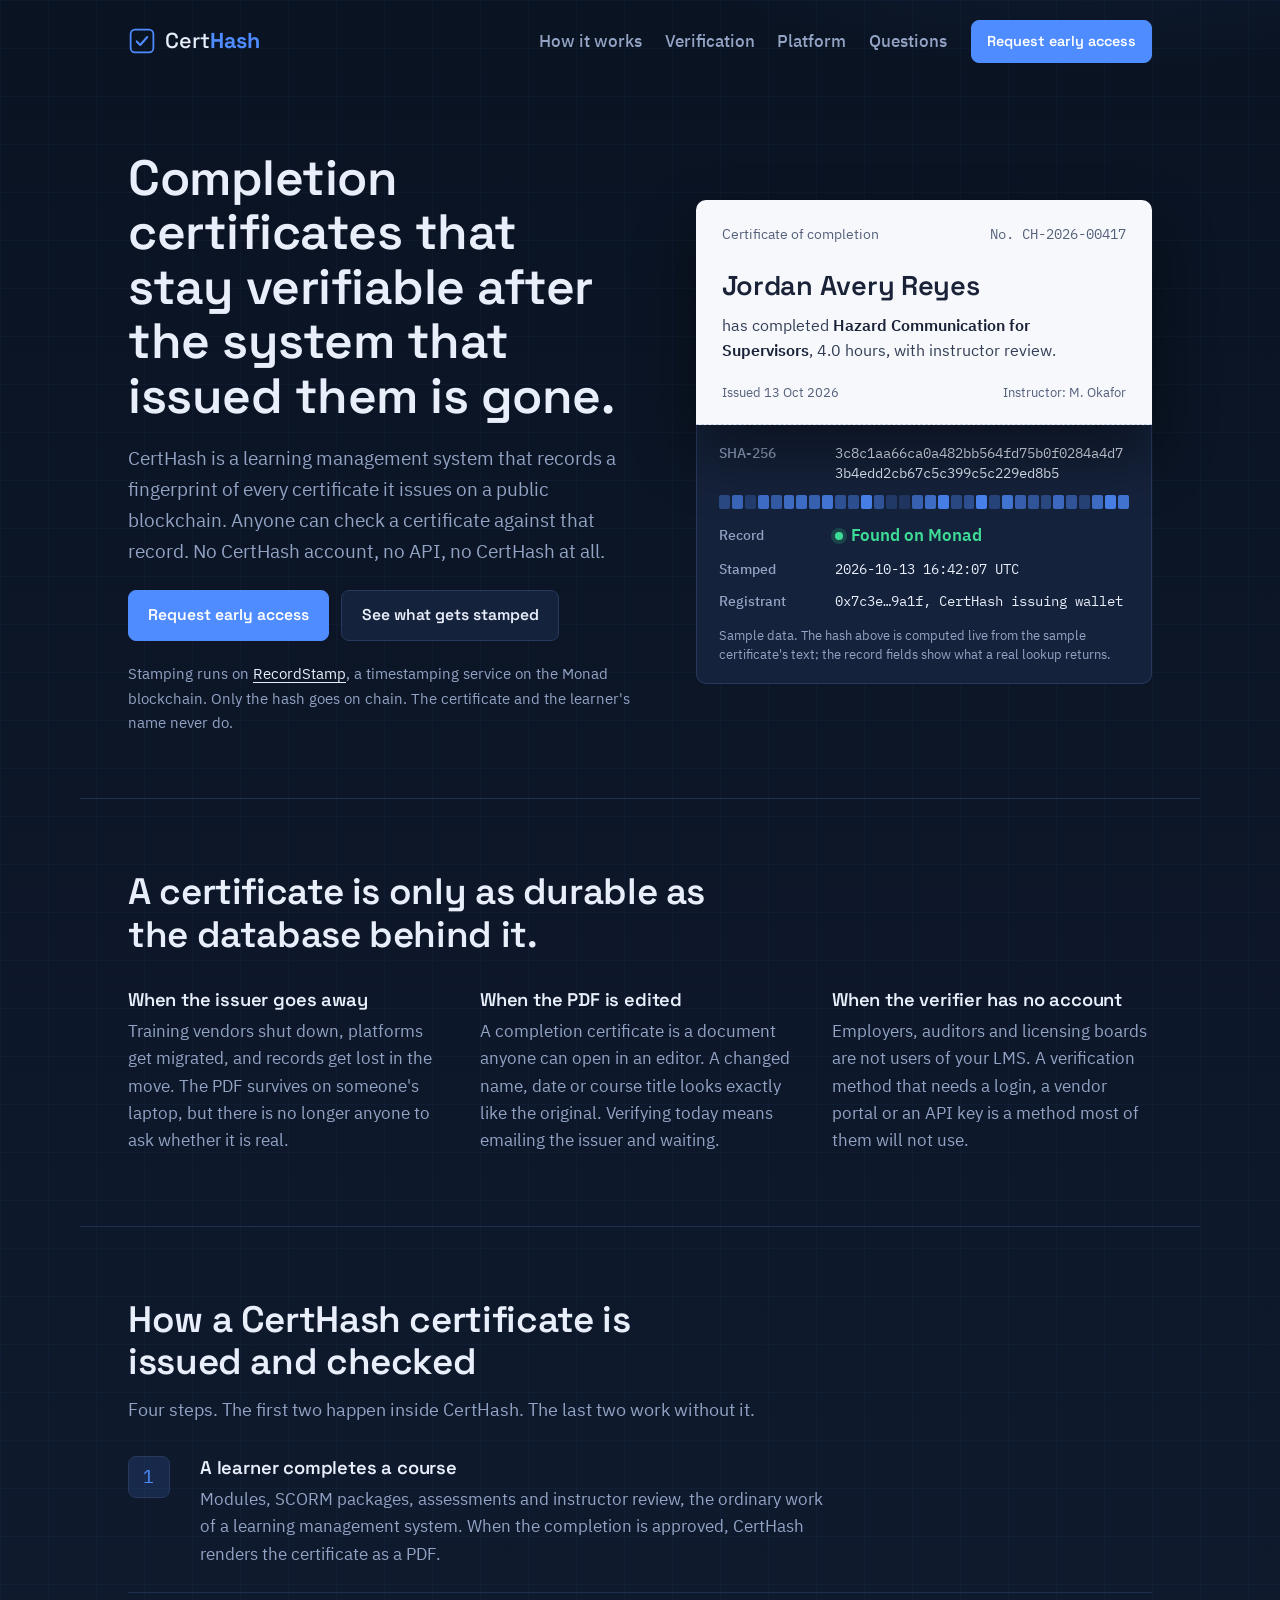
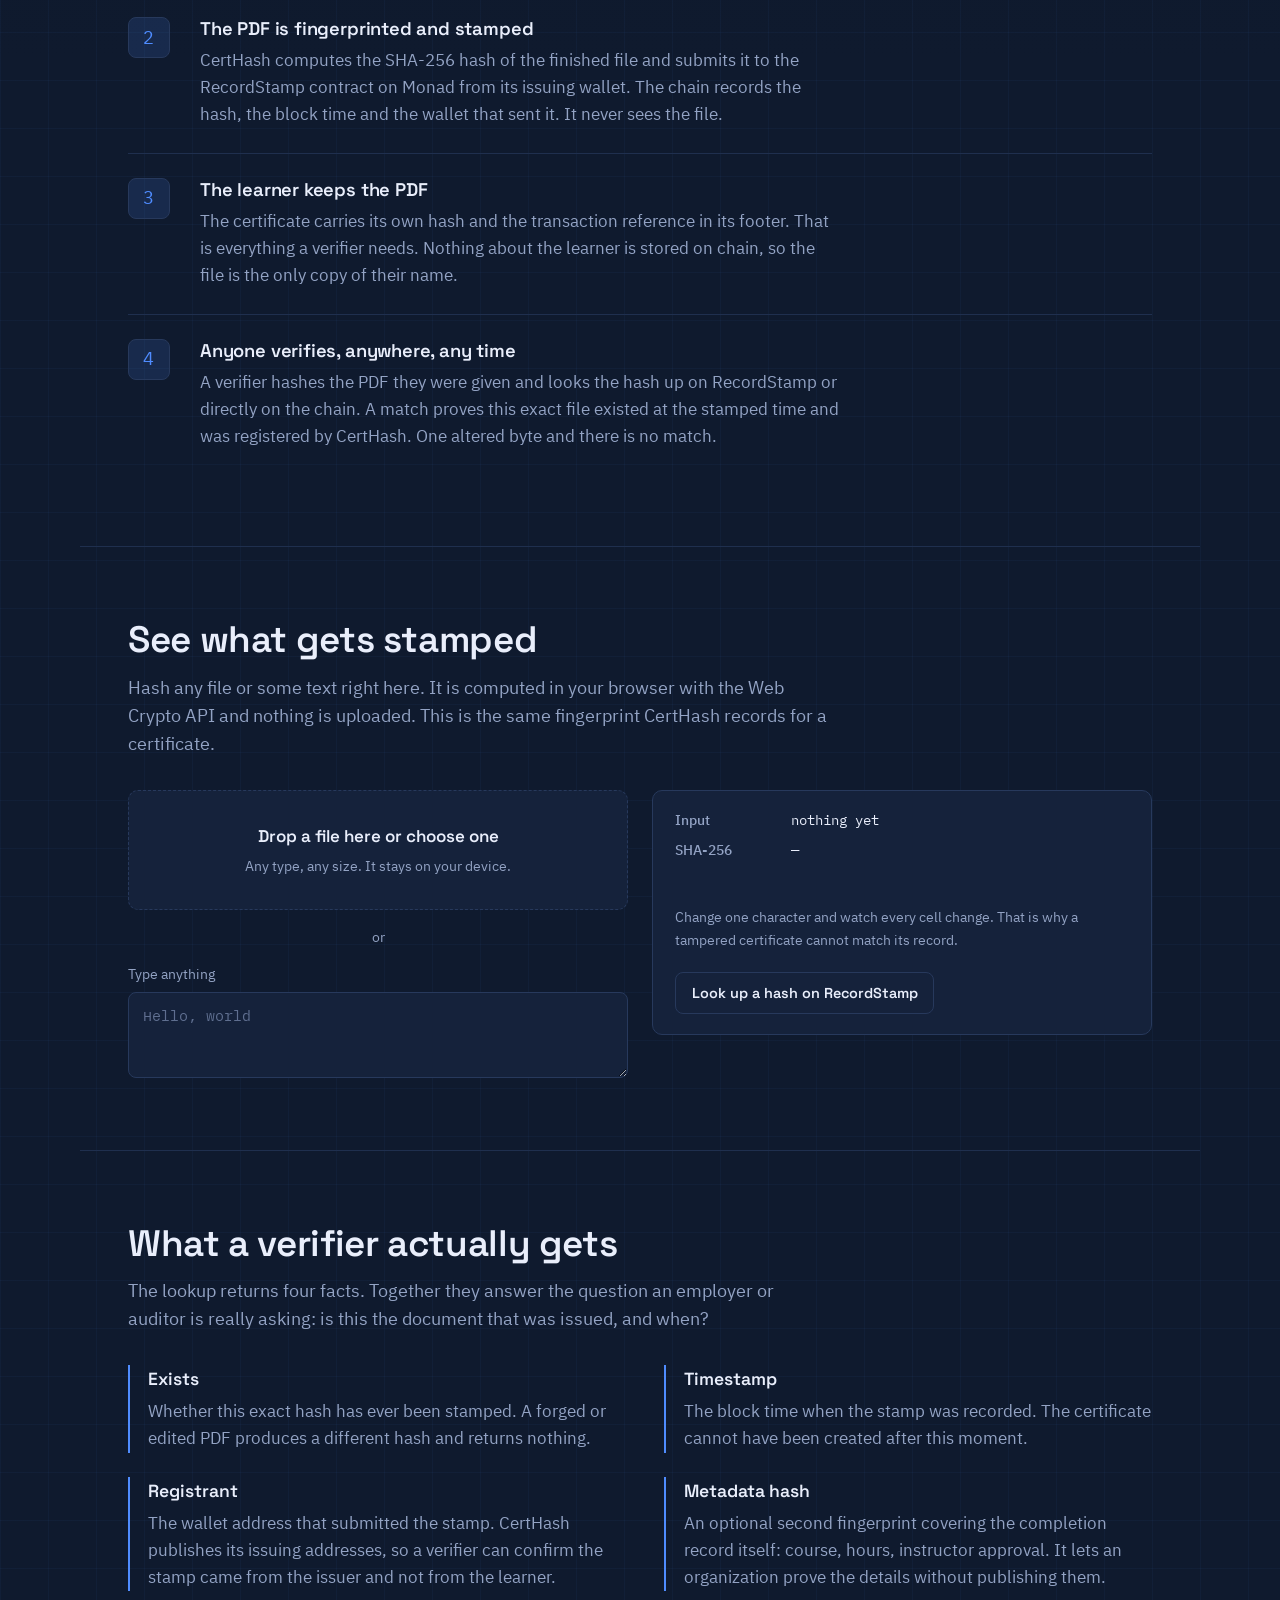
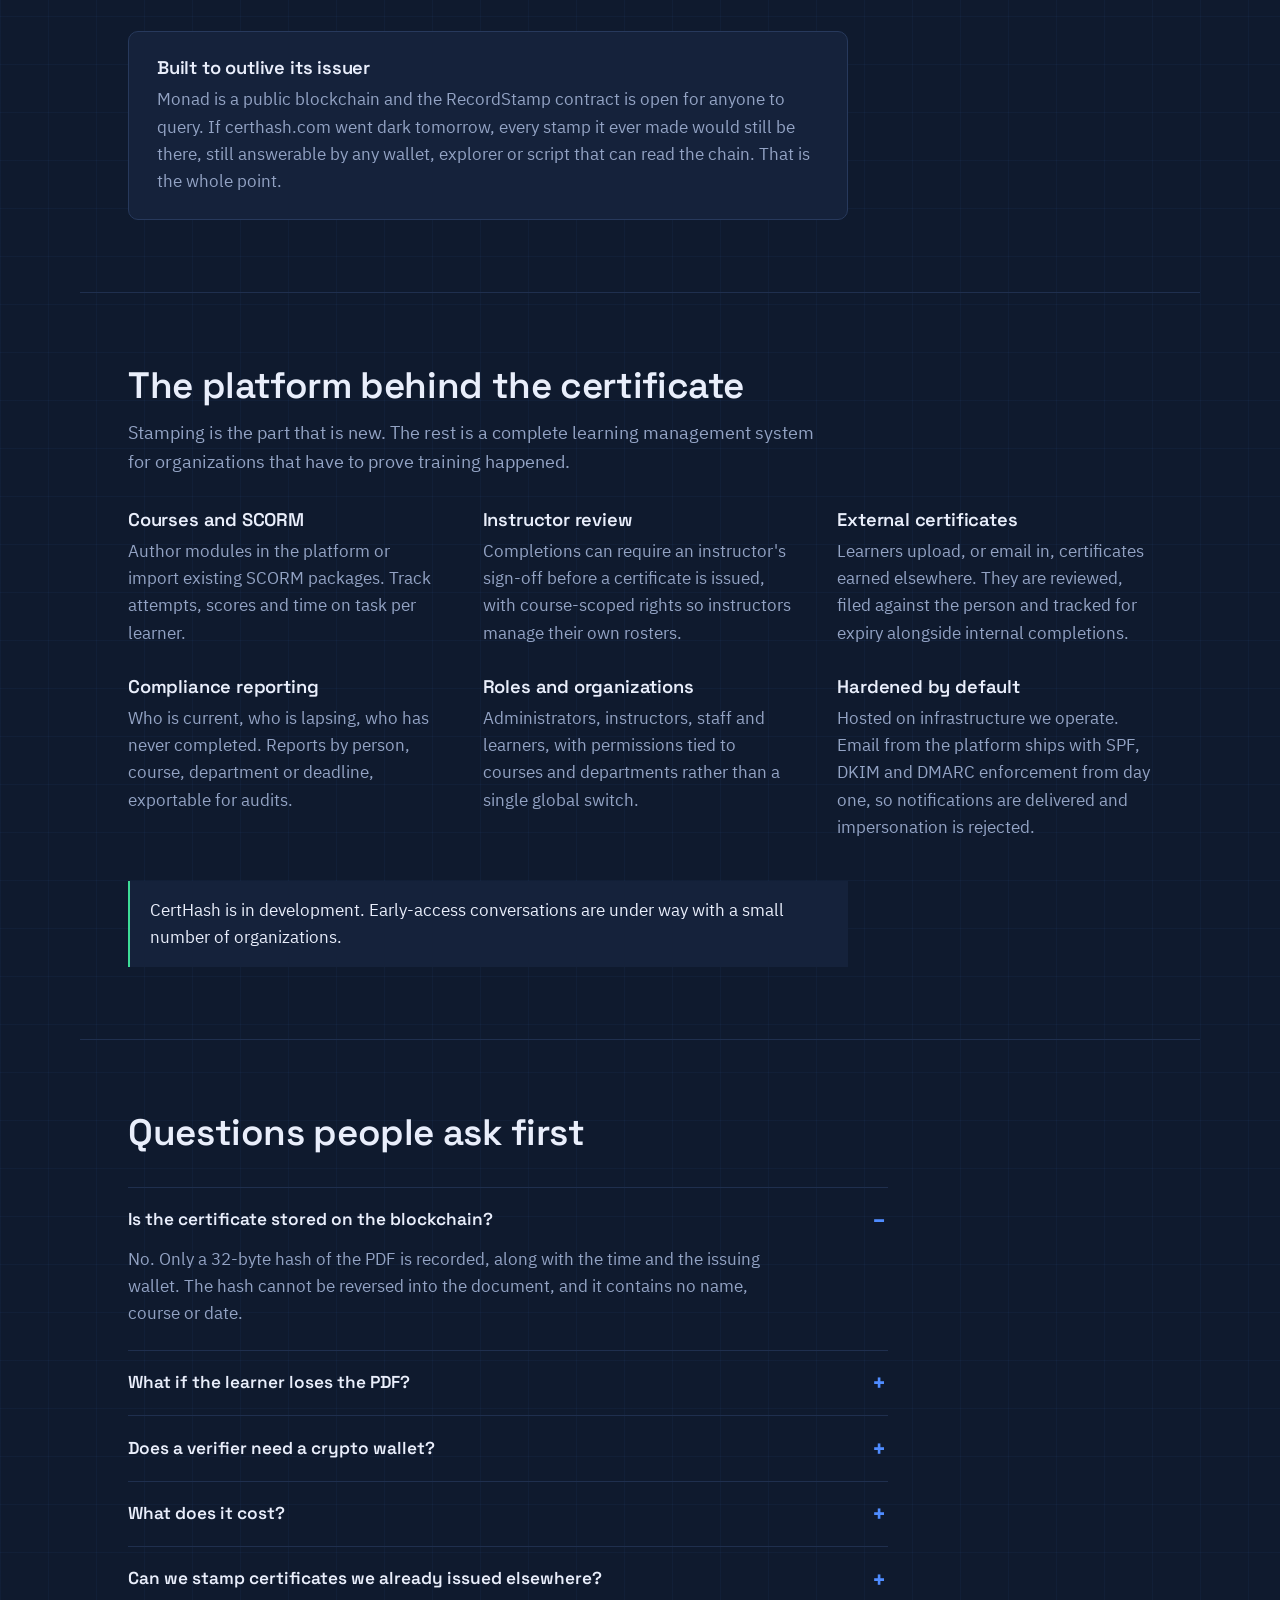
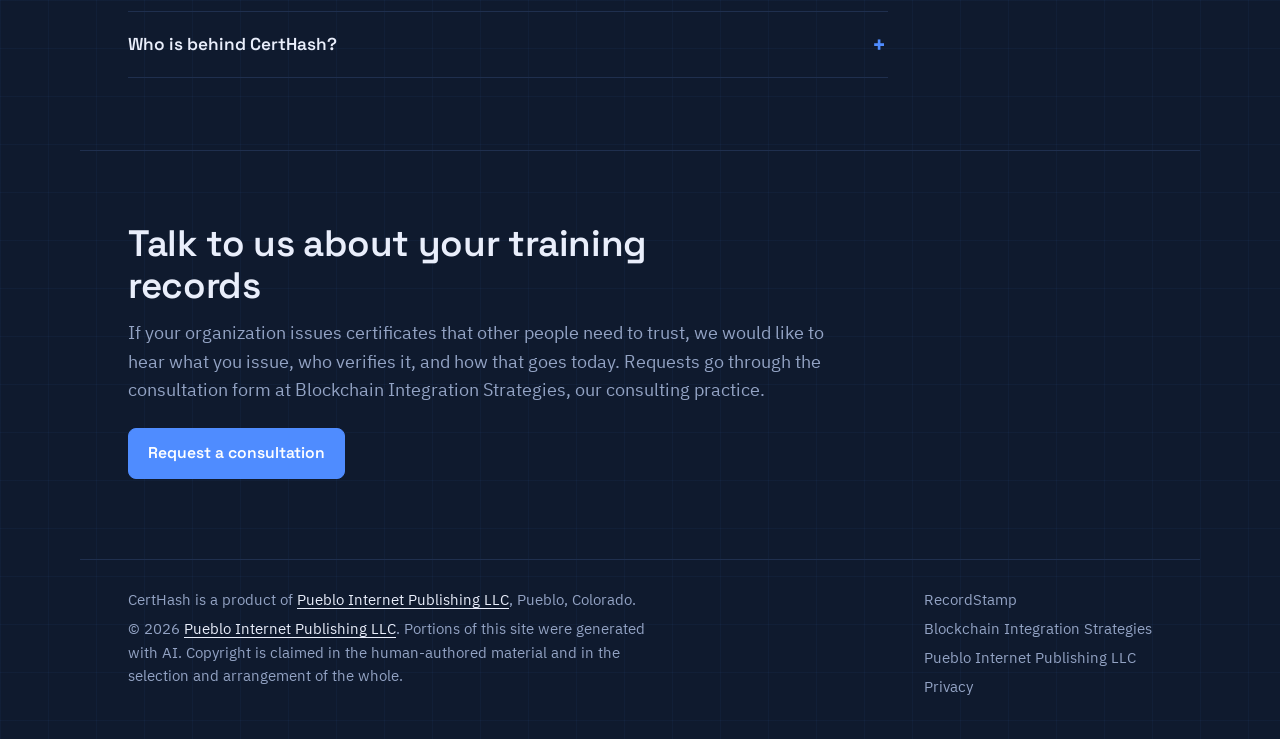
<file: index.html>
<!doctype html>
<html lang="en">
<head>
  <meta charset="utf-8">
  <meta name="viewport" content="width=device-width, initial-scale=1">
  <title>CertHash</title>
  <meta name="description" content="CertHash is a learning management system whose completion certificates stay verifiable on a public blockchain, even if the system that issued them is gone.">
  <link rel="canonical" href="https://certhash.com/">
  <link rel="icon" href="favicon.svg" type="image/svg+xml">
  <link rel="icon" href="favicon-32x32.png" sizes="32x32" type="image/png">
  <link rel="icon" href="favicon-16x16.png" sizes="16x16" type="image/png">
  <link rel="apple-touch-icon" href="apple-touch-icon.png">
  <meta property="og:type" content="website">
  <meta property="og:title" content="CertHash">
  <meta property="og:description" content="Completion certificates that stay verifiable after the system that issued them is gone.">
  <meta property="og:url" content="https://certhash.com/">
  <meta property="og:image" content="https://certhash.com/og-image.png">
  <meta name="twitter:card" content="summary_large_image">
  <link rel="stylesheet" href="/fonts/fonts.css?v=ae395d9d2b">
  <link rel="stylesheet" href="styles.css">
</head>
<body>
  <a class="skip" href="#how">Skip to how it works</a>

  <header class="masthead">
    <a class="wordmark" href="/" aria-label="CertHash home">
      <svg class="mark" viewBox="0 0 32 32" aria-hidden="true">
        <rect x="3" y="3" width="26" height="26" rx="5" fill="none" stroke="currentColor" stroke-width="2"/>
        <path d="M10 16.5l4 4 8-9" fill="none" stroke="currentColor" stroke-width="2.4" stroke-linecap="round" stroke-linejoin="round"/>
      </svg>
      <span>Cert<b>Hash</b></span>
    </a>
    <nav class="menu" aria-label="Site">
      <a href="#how">How it works</a>
      <a href="#verify">Verification</a>
      <a href="#platform">Platform</a>
      <a href="#faq">Questions</a>
    </nav>
    <a class="button primary small" href="https://blockchainintegrationstrategies.com/#contact">Request early access</a>
  </header>

  <main>
    <!-- Hero -->
    <section class="hero">
      <div class="hero-copy">
        <h1>Completion certificates that stay verifiable after the system that issued them is gone.</h1>
        <p class="lede">CertHash is a learning management system that records a fingerprint of every certificate it issues on a public blockchain. Anyone can check a certificate against that record. No CertHash account, no API, no CertHash at all.</p>
        <div class="actions">
          <a class="button primary" href="https://blockchainintegrationstrategies.com/#contact">Request early access</a>
          <a class="button" href="#demo">See what gets stamped</a>
        </div>
        <p class="fine">Stamping runs on <a href="https://recordstamp.com" rel="noopener">RecordStamp</a>, a timestamping service on the Monad blockchain. Only the hash goes on chain. The certificate and the learner's name never do.</p>
      </div>

      <figure class="instrument" aria-label="A sample certificate with its hash and a verification result">
        <div class="certificate" id="sample-cert">
          <div class="cert-head">
            <span class="cert-issuer">Certificate of completion</span>
            <span class="cert-serial">No. CH-2026-00417</span>
          </div>
          <p class="cert-name">Jordan Avery Reyes</p>
          <p class="cert-course">has completed <em>Hazard Communication for Supervisors</em>, 4.0 hours, with instructor review.</p>
          <div class="cert-foot">
            <span>Issued 13 Oct 2026</span>
            <span>Instructor: M. Okafor</span>
          </div>
        </div>
        <div class="readout">
          <div class="readout-row">
            <span class="k">SHA-256</span>
            <code class="v hash" id="sample-hash" aria-live="polite">computing…</code>
          </div>
          <div class="fingerprint" id="sample-fp" aria-hidden="true"></div>
          <div class="readout-row">
            <span class="k">Record</span>
            <span class="v ok"><i class="dot"></i>Found on Monad</span>
          </div>
          <div class="readout-row">
            <span class="k">Stamped</span>
            <span class="v mono">2026-10-13 16:42:07 UTC</span>
          </div>
          <div class="readout-row">
            <span class="k">Registrant</span>
            <span class="v mono">0x7c3e…9a1f, CertHash issuing wallet</span>
          </div>
          <figcaption>Sample data. The hash above is computed live from the sample certificate's text; the record fields show what a real lookup returns.</figcaption>
        </div>
      </figure>
    </section>

    <!-- Problem -->
    <section class="section" id="why">
      <div class="section-head">
        <h2>A certificate is only as durable as the database behind it.</h2>
      </div>
      <div class="columns">
        <div>
          <h3>When the issuer goes away</h3>
          <p>Training vendors shut down, platforms get migrated, and records get lost in the move. The PDF survives on someone's laptop, but there is no longer anyone to ask whether it is real.</p>
        </div>
        <div>
          <h3>When the PDF is edited</h3>
          <p>A completion certificate is a document anyone can open in an editor. A changed name, date or course title looks exactly like the original. Verifying today means emailing the issuer and waiting.</p>
        </div>
        <div>
          <h3>When the verifier has no account</h3>
          <p>Employers, auditors and licensing boards are not users of your LMS. A verification method that needs a login, a vendor portal or an API key is a method most of them will not use.</p>
        </div>
      </div>
    </section>

    <!-- How it works -->
    <section class="section" id="how">
      <div class="section-head">
        <h2>How a CertHash certificate is issued and checked</h2>
        <p>Four steps. The first two happen inside CertHash. The last two work without it.</p>
      </div>
      <ol class="steps">
        <li>
          <span class="n">1</span>
          <div>
            <h3>A learner completes a course</h3>
            <p>Modules, SCORM packages, assessments and instructor review, the ordinary work of a learning management system. When the completion is approved, CertHash renders the certificate as a PDF.</p>
          </div>
        </li>
        <li>
          <span class="n">2</span>
          <div>
            <h3>The PDF is fingerprinted and stamped</h3>
            <p>CertHash computes the SHA-256 hash of the finished file and submits it to the RecordStamp contract on Monad from its issuing wallet. The chain records the hash, the block time and the wallet that sent it. It never sees the file.</p>
          </div>
        </li>
        <li>
          <span class="n">3</span>
          <div>
            <h3>The learner keeps the PDF</h3>
            <p>The certificate carries its own hash and the transaction reference in its footer. That is everything a verifier needs. Nothing about the learner is stored on chain, so the file is the only copy of their name.</p>
          </div>
        </li>
        <li>
          <span class="n">4</span>
          <div>
            <h3>Anyone verifies, anywhere, any time</h3>
            <p>A verifier hashes the PDF they were given and looks the hash up on RecordStamp or directly on the chain. A match proves this exact file existed at the stamped time and was registered by CertHash. One altered byte and there is no match.</p>
          </div>
        </li>
      </ol>
    </section>

    <!-- Demo -->
    <section class="section" id="demo">
      <div class="section-head">
        <h2>See what gets stamped</h2>
        <p>Hash any file or some text right here. It is computed in your browser with the Web Crypto API and nothing is uploaded. This is the same fingerprint CertHash records for a certificate.</p>
      </div>
      <div class="demo">
        <div class="demo-input">
          <label class="drop" id="drop" for="file">
            <input type="file" id="file">
            <span class="drop-title">Drop a file here or choose one</span>
            <span class="drop-sub">Any type, any size. It stays on your device.</span>
          </label>
          <div class="or">or</div>
          <label class="field">
            <span>Type anything</span>
            <textarea id="text" rows="3" placeholder="Hello, world"></textarea>
          </label>
        </div>
        <div class="readout demo-readout">
          <div class="readout-row">
            <span class="k">Input</span>
            <span class="v mono" id="demo-name">nothing yet</span>
          </div>
          <div class="readout-row">
            <span class="k">SHA-256</span>
            <code class="v hash" id="demo-hash" aria-live="polite">—</code>
          </div>
          <div class="fingerprint" id="demo-fp" aria-hidden="true"></div>
          <p class="demo-note" id="demo-note">Change one character and watch every cell change. That is why a tampered certificate cannot match its record.</p>
          <a class="button small" id="demo-link" href="https://recordstamp.com" rel="noopener">Look up a hash on RecordStamp</a>
        </div>
      </div>
    </section>

    <!-- Verification -->
    <section class="section" id="verify">
      <div class="section-head">
        <h2>What a verifier actually gets</h2>
        <p>The lookup returns four facts. Together they answer the question an employer or auditor is really asking: is this the document that was issued, and when?</p>
      </div>
      <dl class="facts">
        <div>
          <dt>Exists</dt>
          <dd>Whether this exact hash has ever been stamped. A forged or edited PDF produces a different hash and returns nothing.</dd>
        </div>
        <div>
          <dt>Timestamp</dt>
          <dd>The block time when the stamp was recorded. The certificate cannot have been created after this moment.</dd>
        </div>
        <div>
          <dt>Registrant</dt>
          <dd>The wallet address that submitted the stamp. CertHash publishes its issuing addresses, so a verifier can confirm the stamp came from the issuer and not from the learner.</dd>
        </div>
        <div>
          <dt>Metadata hash</dt>
          <dd>An optional second fingerprint covering the completion record itself: course, hours, instructor approval. It lets an organization prove the details without publishing them.</dd>
        </div>
      </dl>
      <div class="independence">
        <h3>Built to outlive its issuer</h3>
        <p>Monad is a public blockchain and the RecordStamp contract is open for anyone to query. If certhash.com went dark tomorrow, every stamp it ever made would still be there, still answerable by any wallet, explorer or script that can read the chain. That is the whole point.</p>
      </div>
    </section>

    <!-- Platform -->
    <section class="section" id="platform">
      <div class="section-head">
        <h2>The platform behind the certificate</h2>
        <p>Stamping is the part that is new. The rest is a complete learning management system for organizations that have to prove training happened.</p>
      </div>
      <div class="features">
        <div>
          <h3>Courses and SCORM</h3>
          <p>Author modules in the platform or import existing SCORM packages. Track attempts, scores and time on task per learner.</p>
        </div>
        <div>
          <h3>Instructor review</h3>
          <p>Completions can require an instructor's sign-off before a certificate is issued, with course-scoped rights so instructors manage their own rosters.</p>
        </div>
        <div>
          <h3>External certificates</h3>
          <p>Learners upload, or email in, certificates earned elsewhere. They are reviewed, filed against the person and tracked for expiry alongside internal completions.</p>
        </div>
        <div>
          <h3>Compliance reporting</h3>
          <p>Who is current, who is lapsing, who has never completed. Reports by person, course, department or deadline, exportable for audits.</p>
        </div>
        <div>
          <h3>Roles and organizations</h3>
          <p>Administrators, instructors, staff and learners, with permissions tied to courses and departments rather than a single global switch.</p>
        </div>
        <div>
          <h3>Hardened by default</h3>
          <p>Hosted on infrastructure we operate. Email from the platform ships with SPF, DKIM and DMARC enforcement from day one, so notifications are delivered and impersonation is rejected.</p>
        </div>
      </div>
      <p class="status-line">CertHash is in development. Early-access conversations are under way with a small number of organizations.</p>
    </section>

    <!-- FAQ -->
    <section class="section" id="faq">
      <div class="section-head">
        <h2>Questions people ask first</h2>
      </div>
      <div class="faq">
        <details open>
          <summary>Is the certificate stored on the blockchain?</summary>
          <p>No. Only a 32-byte hash of the PDF is recorded, along with the time and the issuing wallet. The hash cannot be reversed into the document, and it contains no name, course or date.</p>
        </details>
        <details>
          <summary>What if the learner loses the PDF?</summary>
          <p>CertHash keeps the issued file and can re-issue it while the platform is running. The reissued file is byte-identical, so it matches the original stamp. Learners are also encouraged to keep their own copy, because the file is what gets verified.</p>
        </details>
        <details>
          <summary>Does a verifier need a crypto wallet?</summary>
          <p>No. Reading the chain needs no wallet and costs nothing. RecordStamp's verify page does it in a browser, and the contract can be queried by any public explorer or a few lines of code.</p>
        </details>
        <details>
          <summary>What does it cost?</summary>
          <p>CertHash is a paid platform. An LMS deployment is priced per user, and certificate issuers pay a fee for each certificate stamped on chain, which covers the stamping, the network gas and the hosted record. Pricing is shared with organizations during early access. Verifying a certificate is always free: anyone can check a hash against the chain without an account or a fee.</p>
        </details>
        <details>
          <summary>Can we stamp certificates we already issued elsewhere?</summary>
          <p>Yes. Any file can be stamped, including certificates from a previous vendor or paper certificates that have been scanned. The stamp proves the file existed as of now; it does not backdate it.</p>
        </details>
        <details>
          <summary>Who is behind CertHash?</summary>
          <p>CertHash is built by Pueblo Internet Publishing LLC in Pueblo, Colorado. RecordStamp is a sister project from Blockchain Integration Strategies, the company's consulting practice.</p>
        </details>
      </div>
    </section>

    <!-- Contact -->
    <section class="section contact" id="contact">
      <h2>Talk to us about your training records</h2>
      <p>If your organization issues certificates that other people need to trust, we would like to hear what you issue, who verifies it, and how that goes today. Requests go through the consultation form at Blockchain Integration Strategies, our consulting practice.</p>
      <a class="button primary" href="https://blockchainintegrationstrategies.com/#contact">Request a consultation</a>
    </section>
  </main>

  <footer class="colophon">
    <div>
      <p>CertHash is a product of <a href="https://pueblointernetpublishing.com/" rel="noopener">Pueblo Internet Publishing LLC</a>, Pueblo, Colorado.</p>
      <p>&copy; <span id="year">2026</span> <a href="https://pueblointernetpublishing.com/" rel="noopener">Pueblo Internet Publishing LLC</a>. Portions of this site were generated with AI. Copyright is claimed in the human-authored material and in the selection and arrangement of the whole.</p>
    </div>
    <nav aria-label="Related">
      <a href="https://recordstamp.com" rel="noopener">RecordStamp</a>
      <a href="https://blockchainintegrationstrategies.com" rel="noopener">Blockchain Integration Strategies</a>
      <a href="https://pueblointernetpublishing.com" rel="noopener">Pueblo Internet Publishing LLC</a>
      <a href="/privacy">Privacy</a>
      </nav>
  </footer>

  <script src="app.js"></script>
</body>
</html>
</file>
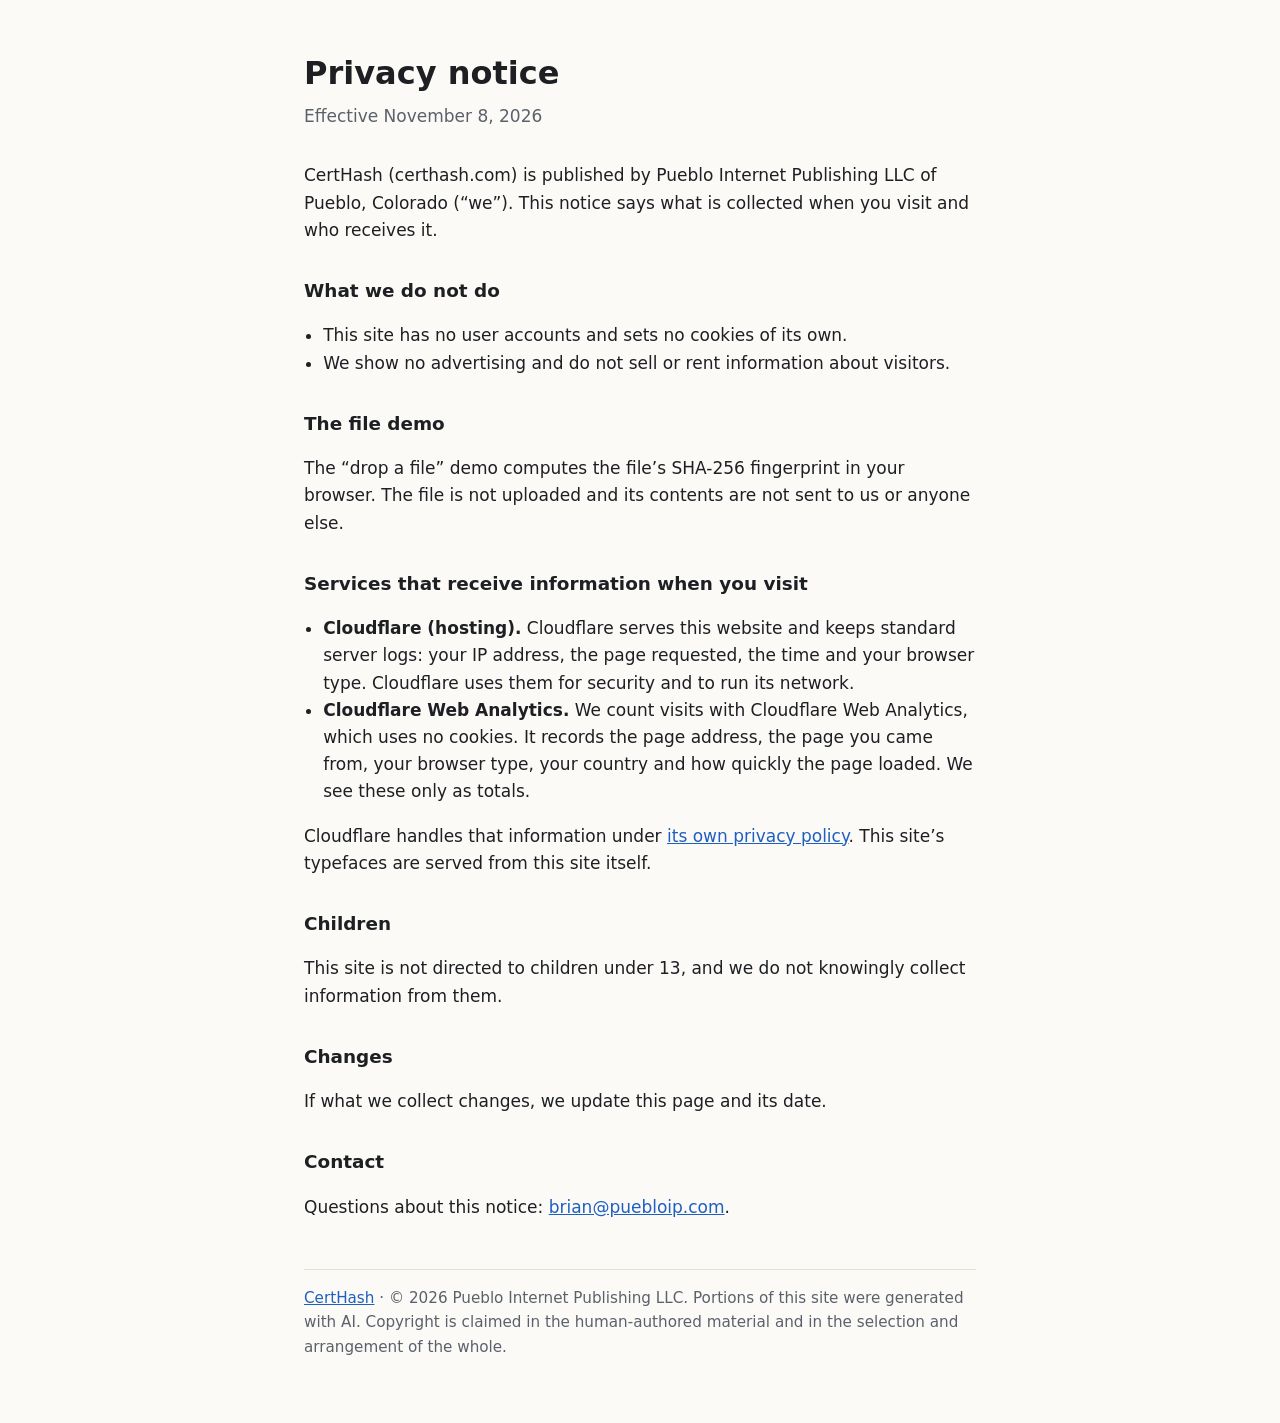
<file: privacy.html>
<!doctype html>
<html lang="en">
<head>
<meta charset="utf-8">
<meta name="viewport" content="width=device-width, initial-scale=1">
<title>Privacy · CertHash</title>
<meta name="description" content="What CertHash collects when you visit, and who receives it.">
<link rel="canonical" href="https://certhash.com/privacy">
<style>:root{--bg:#fbfaf7;--ink:#1d1f23;--soft:#5b616b;--line:#e3e0d8;--link:#1f5fbf}
@media (prefers-color-scheme:dark){:root{--bg:#15171b;--ink:#ecebe7;--soft:#a6abb3;--line:#2c3038;--link:#8ab4f8}}
*{box-sizing:border-box}body{margin:0;background:var(--bg);color:var(--ink);font:17px/1.6 system-ui,-apple-system,"Segoe UI",Roboto,sans-serif}
main{max-width:44rem;margin:0 auto;padding:3rem 1rem 4rem}h1{font-size:2rem;margin:0 0 .25rem}h2{font-size:1.15rem;margin:2rem 0 .4rem}
.date{color:var(--soft);margin:0 0 2rem}a{color:var(--link)}ul{padding-left:1.2rem}footer{border-top:1px solid var(--line);margin-top:3rem;padding-top:1rem;color:var(--soft);font-size:.95rem}</style>
</head>
<body>
<main>
<h1>Privacy notice</h1>
<p class="date">Effective November 8, 2026</p>
<p>CertHash (certhash.com) is published by Pueblo Internet Publishing LLC of Pueblo, Colorado (&ldquo;we&rdquo;). This notice says what is collected when you visit and who receives it.</p>
<h2>What we do not do</h2>
<ul><li>This site has no user accounts and sets no cookies of its own.</li><li>We show no advertising and do not sell or rent information about visitors.</li></ul>
<h2>The file demo</h2><p>The &ldquo;drop a file&rdquo; demo computes the file&rsquo;s SHA-256 fingerprint in your browser. The file is not uploaded and its contents are not sent to us or anyone else.</p>
<h2>Services that receive information when you visit</h2>
<ul>
<li><strong>Cloudflare (hosting).</strong> Cloudflare serves this website and keeps standard server logs: your IP address, the page requested, the time and your browser type. Cloudflare uses them for security and to run its network.</li>
<li><strong>Cloudflare Web Analytics.</strong> We count visits with Cloudflare Web Analytics, which uses no cookies. It records the page address, the page you came from, your browser type, your country and how quickly the page loaded. We see these only as totals.</li>
</ul>
<p>Cloudflare handles that information under <a href="https://www.cloudflare.com/privacypolicy/" rel="noopener">its own privacy policy</a>. This site&rsquo;s typefaces are served from this site itself.</p>
<h2>Children</h2>
<p>This site is not directed to children under 13, and we do not knowingly collect information from them.</p>
<h2>Changes</h2>
<p>If what we collect changes, we update this page and its date.</p>
<h2>Contact</h2>
<p>Questions about this notice: <a href="mailto:brian@puebloip.com">brian@puebloip.com</a>.</p>
<footer><a href="https://certhash.com/">CertHash</a> &middot; &copy; 2026 Pueblo Internet Publishing LLC. Portions of this site were generated with AI. Copyright is claimed in the human-authored material and in the selection and arrangement of the whole.</footer>
</main>
</body>
</html>
</file>
<file: fonts/fonts.css>
/* Self-hosted copies of the typefaces below, served from this site so visitors'
   browsers make no request to Google. Licences: the *-OFL.txt files in this folder. */
/* vietnamese */
@font-face {
  font-family: 'Space Grotesk';
  font-style: normal;
  font-weight: 500;
  font-display: swap;
  src: url(spacegrotesk-8895e3d49825.woff2) format('woff2');
  unicode-range: U+0102-0103, U+0110-0111, U+0128-0129, U+0168-0169, U+01A0-01A1, U+01AF-01B0, U+0300-0301, U+0303-0304, U+0308-0309, U+0323, U+0329, U+1EA0-1EF9, U+20AB;
}
/* latin-ext */
@font-face {
  font-family: 'Space Grotesk';
  font-style: normal;
  font-weight: 500;
  font-display: swap;
  src: url(spacegrotesk-952dddb45d2f.woff2) format('woff2');
  unicode-range: U+0100-02BA, U+02BD-02C5, U+02C7-02CC, U+02CE-02D7, U+02DD-02FF, U+0304, U+0308, U+0329, U+1D00-1DBF, U+1E00-1E9F, U+1EF2-1EFF, U+2020, U+20A0-20AB, U+20AD-20C4, U+2113, U+2C60-2C7F, U+A720-A7FF;
}
/* latin */
@font-face {
  font-family: 'Space Grotesk';
  font-style: normal;
  font-weight: 500;
  font-display: swap;
  src: url(spacegrotesk-0640890476fc.woff2) format('woff2');
  unicode-range: U+0000-00FF, U+0131, U+0152-0153, U+02BB-02BC, U+02C6, U+02DA, U+02DC, U+0304, U+0308, U+0329, U+2000-206F, U+20AC, U+2122, U+2191, U+2193, U+2212, U+2215, U+FEFF, U+FFFD;
}
/* vietnamese */
@font-face {
  font-family: 'Space Grotesk';
  font-style: normal;
  font-weight: 600;
  font-display: swap;
  src: url(spacegrotesk-8895e3d49825.woff2) format('woff2');
  unicode-range: U+0102-0103, U+0110-0111, U+0128-0129, U+0168-0169, U+01A0-01A1, U+01AF-01B0, U+0300-0301, U+0303-0304, U+0308-0309, U+0323, U+0329, U+1EA0-1EF9, U+20AB;
}
/* latin-ext */
@font-face {
  font-family: 'Space Grotesk';
  font-style: normal;
  font-weight: 600;
  font-display: swap;
  src: url(spacegrotesk-952dddb45d2f.woff2) format('woff2');
  unicode-range: U+0100-02BA, U+02BD-02C5, U+02C7-02CC, U+02CE-02D7, U+02DD-02FF, U+0304, U+0308, U+0329, U+1D00-1DBF, U+1E00-1E9F, U+1EF2-1EFF, U+2020, U+20A0-20AB, U+20AD-20C4, U+2113, U+2C60-2C7F, U+A720-A7FF;
}
/* latin */
@font-face {
  font-family: 'Space Grotesk';
  font-style: normal;
  font-weight: 600;
  font-display: swap;
  src: url(spacegrotesk-0640890476fc.woff2) format('woff2');
  unicode-range: U+0000-00FF, U+0131, U+0152-0153, U+02BB-02BC, U+02C6, U+02DA, U+02DC, U+0304, U+0308, U+0329, U+2000-206F, U+20AC, U+2122, U+2191, U+2193, U+2212, U+2215, U+FEFF, U+FFFD;
}
/* vietnamese */
@font-face {
  font-family: 'Space Grotesk';
  font-style: normal;
  font-weight: 700;
  font-display: swap;
  src: url(spacegrotesk-8895e3d49825.woff2) format('woff2');
  unicode-range: U+0102-0103, U+0110-0111, U+0128-0129, U+0168-0169, U+01A0-01A1, U+01AF-01B0, U+0300-0301, U+0303-0304, U+0308-0309, U+0323, U+0329, U+1EA0-1EF9, U+20AB;
}
/* latin-ext */
@font-face {
  font-family: 'Space Grotesk';
  font-style: normal;
  font-weight: 700;
  font-display: swap;
  src: url(spacegrotesk-952dddb45d2f.woff2) format('woff2');
  unicode-range: U+0100-02BA, U+02BD-02C5, U+02C7-02CC, U+02CE-02D7, U+02DD-02FF, U+0304, U+0308, U+0329, U+1D00-1DBF, U+1E00-1E9F, U+1EF2-1EFF, U+2020, U+20A0-20AB, U+20AD-20C4, U+2113, U+2C60-2C7F, U+A720-A7FF;
}
/* latin */
@font-face {
  font-family: 'Space Grotesk';
  font-style: normal;
  font-weight: 700;
  font-display: swap;
  src: url(spacegrotesk-0640890476fc.woff2) format('woff2');
  unicode-range: U+0000-00FF, U+0131, U+0152-0153, U+02BB-02BC, U+02C6, U+02DA, U+02DC, U+0304, U+0308, U+0329, U+2000-206F, U+20AC, U+2122, U+2191, U+2193, U+2212, U+2215, U+FEFF, U+FFFD;
}
/* IBM Plex Sans Regular (IBM's published split files) */
/* Subset: Cyrillic */
@font-face {
	font-family: 'IBM Plex Sans';
	font-style: normal;
	font-weight: 400;
	src: url(IBMPlexSans-Regular-Cyrillic-23bfb7e9081d.woff2) format("woff2");
	font-display: swap;
	unicode-range: U+0400-045F, U+0462-0463, U+046A-046B, U+0472-0475, U+0490-04C2, U+04CF-04D9, U+04DC-04E9, U+04EE-04F9, U+0524-0525
}
/* Subset: Greek */
@font-face {
	font-family: 'IBM Plex Sans';
	font-style: normal;
	font-weight: 400;
	src: url(IBMPlexSans-Regular-Greek-3b8a8b6b655a.woff2) format("woff2");
	font-display: swap;
	unicode-range: U+037E, U+0386-038A, U+038C, U+038E-03A1, U+03A3-03CE
}
/* Subset: Latin1 */
@font-face {
	font-family: 'IBM Plex Sans';
	font-style: normal;
	font-weight: 400;
	src: url(IBMPlexSans-Regular-Latin1-b5ad7bd39f99.woff2) format("woff2");
	font-display: swap;
	unicode-range: U+0000, U+000D, U+0020-007E, U+00A0-00FF, U+0131, U+0152-0153, U+02C6, U+02DA, U+02DC, U+2013-2014, U+2018-201A, U+201C-201E, U+2020-2022, U+2026, U+2030, U+2039-203A, U+2044, U+20AC, U+2122, U+2212, U+FB01-FB02
}
/* Subset: Latin2 */
@font-face {
	font-family: 'IBM Plex Sans';
	font-style: normal;
	font-weight: 400;
	src: url(IBMPlexSans-Regular-Latin2-fcfa82e0d46e.woff2) format("woff2");
	font-display: swap;
	unicode-range: U+0100-0101, U+0104-0130, U+0132-0151, U+0154-017F, U+018F, U+0192, U+01A0-01A1, U+01AF-01B0, U+01FA-01FF, U+0218-021B, U+0237, U+0259, U+1E80-1E85, U+1E9E, U+20A1, U+20A4, U+20A6, U+20A8-20AA, U+20AD-20AE, U+20B1-20B2, U+20B4-20B5, U+20B8-20BA, U+20BD, U+20BF
}
/* Subset: Latin3 */
@font-face {
	font-family: 'IBM Plex Sans';
	font-style: normal;
	font-weight: 400;
	src: url(IBMPlexSans-Regular-Latin3-17593bcbd539.woff2) format("woff2");
	font-display: swap;
	unicode-range: U+0102-0103, U+01CD-01DC, U+1EA0-1EF9, U+20AB
}
/* Subset: Pi */
@font-face {
	font-family: 'IBM Plex Sans';
	font-style: normal;
	font-weight: 400;
	src: url(IBMPlexSans-Regular-Pi-1487059829a1.woff2) format("woff2");
	font-display: swap;
	unicode-range: U+0E3F, U+2000-200D, U+2015, U+2028-2029, U+202F, U+2032-2033, U+2070, U+2074-2079, U+2080-2089, U+2113, U+2116, U+2126, U+212E, U+2150-2151, U+2153-215E, U+2190-2199, U+21A9-21AA, U+21B0-21B3, U+21B6-21B7, U+21BA-21BB, U+21C4, U+21C6, U+2202, U+2206, U+220F, U+2211, U+2215, U+221A, U+221E, U+222B, U+2248, U+2260, U+2264-2265, U+25CA, U+2713, U+274C, U+2B0E-2B11, U+ECE0, U+EFCC, U+FEFF, U+FFFD
}
/* IBM Plex Sans Medium (IBM's published split files) */
/* Subset: Cyrillic */
@font-face {
	font-family: 'IBM Plex Sans';
	font-style: normal;
	font-weight: 500;
	src: url(IBMPlexSans-Medium-Cyrillic-18e0f4b1bcc0.woff2) format("woff2");
	font-display: swap;
	unicode-range: U+0400-045F, U+0462-0463, U+046A-046B, U+0472-0475, U+0490-04C2, U+04CF-04D9, U+04DC-04E9, U+04EE-04F9, U+0524-0525
}
/* Subset: Greek */
@font-face {
	font-family: 'IBM Plex Sans';
	font-style: normal;
	font-weight: 500;
	src: url(IBMPlexSans-Medium-Greek-aaec2cf906c2.woff2) format("woff2");
	font-display: swap;
	unicode-range: U+037E, U+0386-038A, U+038C, U+038E-03A1, U+03A3-03CE
}
/* Subset: Latin1 */
@font-face {
	font-family: 'IBM Plex Sans';
	font-style: normal;
	font-weight: 500;
	src: url(IBMPlexSans-Medium-Latin1-b5610af04d0d.woff2) format("woff2");
	font-display: swap;
	unicode-range: U+0000, U+000D, U+0020-007E, U+00A0-00FF, U+0131, U+0152-0153, U+02C6, U+02DA, U+02DC, U+2013-2014, U+2018-201A, U+201C-201E, U+2020-2022, U+2026, U+2030, U+2039-203A, U+2044, U+20AC, U+2122, U+2212, U+FB01-FB02
}
/* Subset: Latin2 */
@font-face {
	font-family: 'IBM Plex Sans';
	font-style: normal;
	font-weight: 500;
	src: url(IBMPlexSans-Medium-Latin2-46fbe4f398e7.woff2) format("woff2");
	font-display: swap;
	unicode-range: U+0100-0101, U+0104-0130, U+0132-0151, U+0154-017F, U+018F, U+0192, U+01A0-01A1, U+01AF-01B0, U+01FA-01FF, U+0218-021B, U+0237, U+0259, U+1E80-1E85, U+1E9E, U+20A1, U+20A4, U+20A6, U+20A8-20AA, U+20AD-20AE, U+20B1-20B2, U+20B4-20B5, U+20B8-20BA, U+20BD, U+20BF
}
/* Subset: Latin3 */
@font-face {
	font-family: 'IBM Plex Sans';
	font-style: normal;
	font-weight: 500;
	src: url(IBMPlexSans-Medium-Latin3-3a2c97295f5c.woff2) format("woff2");
	font-display: swap;
	unicode-range: U+0102-0103, U+01CD-01DC, U+1EA0-1EF9, U+20AB
}
/* Subset: Pi */
@font-face {
	font-family: 'IBM Plex Sans';
	font-style: normal;
	font-weight: 500;
	src: url(IBMPlexSans-Medium-Pi-bf05f10c9773.woff2) format("woff2");
	font-display: swap;
	unicode-range: U+0E3F, U+2000-200D, U+2015, U+2028-2029, U+202F, U+2032-2033, U+2070, U+2074-2079, U+2080-2089, U+2113, U+2116, U+2126, U+212E, U+2150-2151, U+2153-215E, U+2190-2199, U+21A9-21AA, U+21B0-21B3, U+21B6-21B7, U+21BA-21BB, U+21C4, U+21C6, U+2202, U+2206, U+220F, U+2211, U+2215, U+221A, U+221E, U+222B, U+2248, U+2260, U+2264-2265, U+25CA, U+2713, U+274C, U+2B0E-2B11, U+ECE0, U+EFCC, U+FEFF, U+FFFD
}
/* IBM Plex Sans SemiBold (IBM's published split files) */
/* Subset: Cyrillic */
@font-face {
	font-family: 'IBM Plex Sans';
	font-style: normal;
	font-weight: 600;
	src: url(IBMPlexSans-SemiBold-Cyrillic-b992c62cfae2.woff2) format("woff2");
	font-display: swap;
	unicode-range: U+0400-045F, U+0462-0463, U+046A-046B, U+0472-0475, U+0490-04C2, U+04CF-04D9, U+04DC-04E9, U+04EE-04F9, U+0524-0525
}
/* Subset: Greek */
@font-face {
	font-family: 'IBM Plex Sans';
	font-style: normal;
	font-weight: 600;
	src: url(IBMPlexSans-SemiBold-Greek-b262d4716b1a.woff2) format("woff2");
	font-display: swap;
	unicode-range: U+037E, U+0386-038A, U+038C, U+038E-03A1, U+03A3-03CE
}
/* Subset: Latin1 */
@font-face {
	font-family: 'IBM Plex Sans';
	font-style: normal;
	font-weight: 600;
	src: url(IBMPlexSans-SemiBold-Latin1-fff0ab3a88b0.woff2) format("woff2");
	font-display: swap;
	unicode-range: U+0000, U+000D, U+0020-007E, U+00A0-00FF, U+0131, U+0152-0153, U+02C6, U+02DA, U+02DC, U+2013-2014, U+2018-201A, U+201C-201E, U+2020-2022, U+2026, U+2030, U+2039-203A, U+2044, U+20AC, U+2122, U+2212, U+FB01-FB02
}
/* Subset: Latin2 */
@font-face {
	font-family: 'IBM Plex Sans';
	font-style: normal;
	font-weight: 600;
	src: url(IBMPlexSans-SemiBold-Latin2-2bc85a8e5354.woff2) format("woff2");
	font-display: swap;
	unicode-range: U+0100-0101, U+0104-0130, U+0132-0151, U+0154-017F, U+018F, U+0192, U+01A0-01A1, U+01AF-01B0, U+01FA-01FF, U+0218-021B, U+0237, U+0259, U+1E80-1E85, U+1E9E, U+20A1, U+20A4, U+20A6, U+20A8-20AA, U+20AD-20AE, U+20B1-20B2, U+20B4-20B5, U+20B8-20BA, U+20BD, U+20BF
}
/* Subset: Latin3 */
@font-face {
	font-family: 'IBM Plex Sans';
	font-style: normal;
	font-weight: 600;
	src: url(IBMPlexSans-SemiBold-Latin3-b4c24052476d.woff2) format("woff2");
	font-display: swap;
	unicode-range: U+0102-0103, U+01CD-01DC, U+1EA0-1EF9, U+20AB
}
/* Subset: Pi */
@font-face {
	font-family: 'IBM Plex Sans';
	font-style: normal;
	font-weight: 600;
	src: url(IBMPlexSans-SemiBold-Pi-768421433d85.woff2) format("woff2");
	font-display: swap;
	unicode-range: U+0E3F, U+2000-200D, U+2015, U+2028-2029, U+202F, U+2032-2033, U+2070, U+2074-2079, U+2080-2089, U+2113, U+2116, U+2126, U+212E, U+2150-2151, U+2153-215E, U+2190-2199, U+21A9-21AA, U+21B0-21B3, U+21B6-21B7, U+21BA-21BB, U+21C4, U+21C6, U+2202, U+2206, U+220F, U+2211, U+2215, U+221A, U+221E, U+222B, U+2248, U+2260, U+2264-2265, U+25CA, U+2713, U+274C, U+2B0E-2B11, U+ECE0, U+EFCC, U+FEFF, U+FFFD
}
/* IBM Plex Sans Italic (IBM's published split files) */
/* Subset: Cyrillic */
@font-face {
	font-family: 'IBM Plex Sans';
	font-style: italic;
	font-weight: 400;
	src: url(IBMPlexSans-Italic-Cyrillic-8491a6d4f50e.woff2) format("woff2");
	font-display: swap;
	unicode-range: U+0400-045F, U+0462-0463, U+046A-046B, U+0472-0475, U+0490-04C2, U+04CF-04D9, U+04DC-04E9, U+04EE-04F9, U+0524-0525
}
/* Subset: Greek */
@font-face {
	font-family: 'IBM Plex Sans';
	font-style: italic;
	font-weight: 400;
	src: url(IBMPlexSans-Italic-Greek-38ca8bb2e9de.woff2) format("woff2");
	font-display: swap;
	unicode-range: U+037E, U+0386-038A, U+038C, U+038E-03A1, U+03A3-03CE
}
/* Subset: Latin1 */
@font-face {
	font-family: 'IBM Plex Sans';
	font-style: italic;
	font-weight: 400;
	src: url(IBMPlexSans-Italic-Latin1-0a06b98143f3.woff2) format("woff2");
	font-display: swap;
	unicode-range: U+0000, U+000D, U+0020-007E, U+00A0-00FF, U+0131, U+0152-0153, U+02C6, U+02DA, U+02DC, U+2013-2014, U+2018-201A, U+201C-201E, U+2020-2022, U+2026, U+2030, U+2039-203A, U+2044, U+20AC, U+2122, U+2212, U+FB01-FB02
}
/* Subset: Latin2 */
@font-face {
	font-family: 'IBM Plex Sans';
	font-style: italic;
	font-weight: 400;
	src: url(IBMPlexSans-Italic-Latin2-767025302ff3.woff2) format("woff2");
	font-display: swap;
	unicode-range: U+0100-0101, U+0104-0130, U+0132-0151, U+0154-017F, U+018F, U+0192, U+01A0-01A1, U+01AF-01B0, U+01FA-01FF, U+0218-021B, U+0237, U+0259, U+1E80-1E85, U+1E9E, U+20A1, U+20A4, U+20A6, U+20A8-20AA, U+20AD-20AE, U+20B1-20B2, U+20B4-20B5, U+20B8-20BA, U+20BD, U+20BF
}
/* Subset: Latin3 */
@font-face {
	font-family: 'IBM Plex Sans';
	font-style: italic;
	font-weight: 400;
	src: url(IBMPlexSans-Italic-Latin3-846a9d18d143.woff2) format("woff2");
	font-display: swap;
	unicode-range: U+0102-0103, U+01CD-01DC, U+1EA0-1EF9, U+20AB
}
/* Subset: Pi */
@font-face {
	font-family: 'IBM Plex Sans';
	font-style: italic;
	font-weight: 400;
	src: url(IBMPlexSans-Italic-Pi-d2311fd41c15.woff2) format("woff2");
	font-display: swap;
	unicode-range: U+0E3F, U+2000-200D, U+2015, U+2028-2029, U+202F, U+2032-2033, U+2070, U+2074-2079, U+2080-2089, U+2113, U+2116, U+2126, U+212E, U+2150-2151, U+2153-215E, U+2190-2199, U+21A9-21AA, U+21B0-21B3, U+21B6-21B7, U+21BA-21BB, U+21C4, U+21C6, U+2202, U+2206, U+220F, U+2211, U+2215, U+221A, U+221E, U+222B, U+2248, U+2260, U+2264-2265, U+25CA, U+2713, U+274C, U+2B0E-2B11, U+ECE0, U+EFCC, U+FEFF, U+FFFD
}
/* IBM Plex Mono Regular (IBM's published split files) */
/* Subset: Cyrillic */
@font-face {
	font-family: 'IBM Plex Mono';
	font-style: normal;
	font-weight: 400;
	src: url(IBMPlexMono-Regular-Cyrillic-44e877f4d771.woff2) format("woff2");
	font-display: swap;
	unicode-range: U+0400-045F, U+0462-0463, U+046A-046B, U+0472-0475, U+0490-04C2, U+04CF-04D9, U+04DC-04E9, U+04EE-04F9, U+0524-0525
}
/* Subset: Latin1 */
@font-face {
	font-family: 'IBM Plex Mono';
	font-style: normal;
	font-weight: 400;
	src: url(IBMPlexMono-Regular-Latin1-e8993d946649.woff2) format("woff2");
	font-display: swap;
	unicode-range: U+0020-007E, U+00A0-00FF, U+0131, U+0152-0153, U+02C6, U+02DA, U+02DC, U+2013-2014, U+2018-201A, U+201C-201E, U+2020-2022, U+2026, U+2030, U+2039-203A, U+2044, U+20AC, U+2122, U+2212, U+FB01-FB02
}
/* Subset: Latin2 */
@font-face {
	font-family: 'IBM Plex Mono';
	font-style: normal;
	font-weight: 400;
	src: url(IBMPlexMono-Regular-Latin2-8c5e48e4c6ee.woff2) format("woff2");
	font-display: swap;
	unicode-range: U+0100-0101, U+0104-0130, U+0132-0151, U+0154-017F, U+018F, U+0192, U+01A0-01A1, U+01AF-01B0, U+01FA-01FF, U+0218-021B, U+0237, U+0259, U+1E80-1E85, U+1E9E, U+20A1, U+20A4, U+20A6, U+20A8-20AA, U+20AD-20AE, U+20B1-20B2, U+20B4-20B5, U+20B8-20BA, U+20BD, U+20BF
}
/* Subset: Latin3 */
@font-face {
	font-family: 'IBM Plex Mono';
	font-style: normal;
	font-weight: 400;
	src: url(IBMPlexMono-Regular-Latin3-1ff2d301f841.woff2) format("woff2");
	font-display: swap;
	unicode-range: U+0102-0103, U+01CD-01DC, U+1E0C-1E0D, U+1E12-1E13, U+1E24-1E25, U+1E36-1E37, U+1E3C-1E3D, U+1E40-1E47, U+1E4A-1E4B, U+1E62-1E63, U+1E6C-1E6D, U+1E70-1E71, U+1E92-1E93, U+1EA0-1EF9, U+20AB
}
/* Subset: Pi */
@font-face {
	font-family: 'IBM Plex Mono';
	font-style: normal;
	font-weight: 400;
	src: url(IBMPlexMono-Regular-Pi-b8002770aa63.woff2) format("woff2");
	font-display: swap;
	unicode-range: U+03C0, U+0E3F, U+2000-200D, U+2010-2012, U+2015, U+2028-2029, U+202F, U+2032-2033, U+203E, U+205F, U+2070, U+2074-2079, U+2080-2089, U+2113, U+2116, U+2126, U+212E, U+2150-2151, U+2153-215E, U+2190-2199, U+21A9-21AA, U+21B0-21B3, U+21B6-21B7, U+21BA-21BB, U+21C4, U+21C6, U+2202, U+2206, U+220F, U+2211, U+2215, U+2219-221A, U+221E, U+222B, U+2236, U+2248, U+2260, U+2264-2265, U+2400-2421, U+2500-259F, U+25CA, U+2713, U+274C, U+2B0E-2B11, U+3000, U+FEFF, U+FFFD
}
/* IBM Plex Mono Medium (IBM's published split files) */
/* Subset: Cyrillic */
@font-face {
	font-family: 'IBM Plex Mono';
	font-style: normal;
	font-weight: 500;
	src: url(IBMPlexMono-Medium-Cyrillic-b7b352381265.woff2) format("woff2");
	font-display: swap;
	unicode-range: U+0400-045F, U+0462-0463, U+046A-046B, U+0472-0475, U+0490-04C2, U+04CF-04D9, U+04DC-04E9, U+04EE-04F9, U+0524-0525
}
/* Subset: Latin1 */
@font-face {
	font-family: 'IBM Plex Mono';
	font-style: normal;
	font-weight: 500;
	src: url(IBMPlexMono-Medium-Latin1-41201b658a32.woff2) format("woff2");
	font-display: swap;
	unicode-range: U+0020-007E, U+00A0-00FF, U+0131, U+0152-0153, U+02C6, U+02DA, U+02DC, U+2013-2014, U+2018-201A, U+201C-201E, U+2020-2022, U+2026, U+2030, U+2039-203A, U+2044, U+20AC, U+2122, U+2212, U+FB01-FB02
}
/* Subset: Latin2 */
@font-face {
	font-family: 'IBM Plex Mono';
	font-style: normal;
	font-weight: 500;
	src: url(IBMPlexMono-Medium-Latin2-86208dbe8e00.woff2) format("woff2");
	font-display: swap;
	unicode-range: U+0100-0101, U+0104-0130, U+0132-0151, U+0154-017F, U+018F, U+0192, U+01A0-01A1, U+01AF-01B0, U+01FA-01FF, U+0218-021B, U+0237, U+0259, U+1E80-1E85, U+1E9E, U+20A1, U+20A4, U+20A6, U+20A8-20AA, U+20AD-20AE, U+20B1-20B2, U+20B4-20B5, U+20B8-20BA, U+20BD, U+20BF
}
/* Subset: Latin3 */
@font-face {
	font-family: 'IBM Plex Mono';
	font-style: normal;
	font-weight: 500;
	src: url(IBMPlexMono-Medium-Latin3-a90d0ca23142.woff2) format("woff2");
	font-display: swap;
	unicode-range: U+0102-0103, U+01CD-01DC, U+1E0C-1E0D, U+1E12-1E13, U+1E24-1E25, U+1E36-1E37, U+1E3C-1E3D, U+1E40-1E47, U+1E4A-1E4B, U+1E62-1E63, U+1E6C-1E6D, U+1E70-1E71, U+1E92-1E93, U+1EA0-1EF9, U+20AB
}
/* Subset: Pi */
@font-face {
	font-family: 'IBM Plex Mono';
	font-style: normal;
	font-weight: 500;
	src: url(IBMPlexMono-Medium-Pi-92bd18415e8c.woff2) format("woff2");
	font-display: swap;
	unicode-range: U+03C0, U+0E3F, U+2000-200D, U+2010-2012, U+2015, U+2028-2029, U+202F, U+2032-2033, U+203E, U+205F, U+2070, U+2074-2079, U+2080-2089, U+2113, U+2116, U+2126, U+212E, U+2150-2151, U+2153-215E, U+2190-2199, U+21A9-21AA, U+21B0-21B3, U+21B6-21B7, U+21BA-21BB, U+21C4, U+21C6, U+2202, U+2206, U+220F, U+2211, U+2215, U+2219-221A, U+221E, U+222B, U+2236, U+2248, U+2260, U+2264-2265, U+2400-2421, U+2500-259F, U+25CA, U+2713, U+274C, U+2B0E-2B11, U+3000, U+FEFF, U+FFFD
}
</file>
<file: styles.css>
:root {
  --field: #0f1a2e;
  --field-deep: #0a1322;
  --panel: #15223b;
  --panel-2: #1b2b49;
  --line: #27395c;
  --line-soft: #1f2f4e;
  --cobalt: #4f8cff;
  --cobalt-deep: #2f6be6;
  --cobalt-dim: rgba(79, 140, 255, 0.14);
  --verify: #3ddc97;
  --text: #e9eefb;
  --muted: #93a3c4;
  --paper: #f6f8fc;
  --paper-ink: #1a2238;
  --paper-rule: #c9d2e4;
  --measure: 64ch;
  --gutter: clamp(1.25rem, 4vw, 3rem);
  --display: 'Space Grotesk', 'Segoe UI', system-ui, sans-serif;
  --body: 'IBM Plex Sans', 'Segoe UI', system-ui, sans-serif;
  --mono: 'IBM Plex Mono', ui-monospace, 'SFMono-Regular', Menlo, monospace;
  --wrap: 1120px;
}

* { box-sizing: border-box; }
html { scroll-behavior: smooth; }
@media (prefers-reduced-motion: reduce) { html { scroll-behavior: auto; } * { transition: none !important; } }

body {
  margin: 0;
  font-family: var(--body);
  font-size: 1.0625rem;
  line-height: 1.6;
  color: var(--text);
  background-color: var(--field);
  background-image:
    linear-gradient(rgba(79, 140, 255, 0.045) 1px, transparent 1px),
    linear-gradient(90deg, rgba(79, 140, 255, 0.045) 1px, transparent 1px),
    radial-gradient(900px 500px at 85% -5%, rgba(79, 140, 255, 0.18), transparent 70%),
    linear-gradient(180deg, var(--field-deep), var(--field) 30%);
  background-size: 48px 48px, 48px 48px, auto, auto;
  min-height: 100vh;
}

a { color: inherit; }
a:focus-visible, button:focus-visible, input:focus-visible, textarea:focus-visible, summary:focus-visible {
  outline: 2px solid var(--cobalt);
  outline-offset: 3px;
}

h1, h2, h3 { font-family: var(--display); letter-spacing: -0.01em; }
h2 { font-weight: 600; font-size: clamp(1.7rem, 3vw, 2.3rem); line-height: 1.15; margin: 0 0 0.75rem; max-width: 26ch; }
h3 { font-weight: 600; font-size: 1.15rem; line-height: 1.3; margin: 0 0 0.4rem; }
p { margin: 0 0 1rem; }
code { font-family: var(--mono); }

.skip { position: absolute; left: -999px; top: 0; background: var(--cobalt); color: #fff; padding: 0.5rem 1rem; z-index: 10; }
.skip:focus { left: 1rem; top: 1rem; }

/* Buttons */
.button {
  display: inline-flex;
  align-items: center;
  gap: 0.5rem;
  padding: 0.75rem 1.2rem;
  border: 1px solid var(--line);
  border-radius: 8px;
  background: var(--panel);
  color: var(--text);
  font-family: var(--display);
  font-weight: 600;
  font-size: 0.98rem;
  text-decoration: none;
  transition: background 0.15s ease, border-color 0.15s ease;
}
.button:hover { background: var(--panel-2); border-color: var(--cobalt); }
.button.primary { background: var(--cobalt); border-color: var(--cobalt); color: #fff; }
.button.primary:hover { background: var(--cobalt-deep); border-color: var(--cobalt-deep); }
.button.small { padding: 0.55rem 0.95rem; font-size: 0.9rem; }

/* Masthead */
.masthead {
  max-width: var(--wrap);
  margin: 0 auto;
  padding: 1.25rem var(--gutter) 0;
  display: flex;
  align-items: center;
  gap: 1.5rem;
  flex-wrap: wrap;
}
.wordmark {
  display: inline-flex;
  align-items: center;
  gap: 0.55rem;
  font-family: var(--display);
  font-size: 1.35rem;
  font-weight: 500;
  text-decoration: none;
  color: var(--text);
}
.wordmark b { font-weight: 700; color: var(--cobalt); }
.wordmark .mark { width: 28px; height: 28px; color: var(--cobalt); }
.menu { display: flex; gap: 1.4rem; margin-left: auto; }
.menu a { text-decoration: none; color: var(--muted); font-weight: 500; }
.menu a:hover { color: var(--text); }

/* Hero */
.hero {
  max-width: var(--wrap);
  margin: 0 auto;
  padding: clamp(3rem, 7vw, 5.5rem) var(--gutter) clamp(2rem, 5vw, 4rem);
  display: grid;
  grid-template-columns: minmax(0, 1.05fr) minmax(0, 0.95fr);
  gap: clamp(2rem, 5vw, 4.5rem);
  align-items: center;
}
.hero-copy h1 {
  font-size: clamp(2rem, 4.2vw, 3.1rem);
  font-weight: 600;
  line-height: 1.1;
  margin: 0 0 1.25rem;
  max-width: 20ch;
}
.lede { font-size: 1.2rem; color: var(--muted); max-width: var(--measure); margin-bottom: 1.5rem; }
.actions { display: flex; gap: 0.75rem; flex-wrap: wrap; margin-bottom: 1.25rem; }
.fine { color: var(--muted); font-size: 0.95rem; max-width: 56ch; margin: 0; }
.fine a { color: var(--text); text-underline-offset: 3px; }

/* The instrument: certificate + readout */
.instrument { margin: 0; display: grid; gap: 0; min-width: 0; }
.certificate {
  background: var(--paper);
  color: var(--paper-ink);
  border-radius: 10px 10px 0 0;
  padding: 1.5rem 1.6rem 1.3rem;
  box-shadow: 0 30px 60px rgba(0, 0, 0, 0.45);
  position: relative;
  border-bottom: 1px dashed var(--paper-rule);
}
.cert-head { display: flex; justify-content: space-between; gap: 1rem; font-size: 0.85rem; color: #55607a; margin-bottom: 1.1rem; }
.cert-serial { font-family: var(--mono); }
.cert-name { font-family: var(--display); font-size: 1.7rem; font-weight: 600; margin: 0 0 0.35rem; letter-spacing: -0.01em; }
.cert-course { margin: 0 0 1.2rem; font-size: 0.98rem; color: #333d55; max-width: 40ch; }
.cert-course em { font-style: normal; font-weight: 600; color: var(--paper-ink); }
.cert-foot { display: flex; justify-content: space-between; gap: 1rem; font-size: 0.82rem; color: #55607a; flex-wrap: wrap; }

.readout {
  background: var(--panel);
  border: 1px solid var(--line);
  border-top: 0;
  border-radius: 0 0 10px 10px;
  padding: 1.1rem 1.4rem 1.2rem;
  display: grid;
  gap: 0.55rem;
  min-width: 0;
}
.readout-row { display: grid; grid-template-columns: 6.5rem 1fr; gap: 0.75rem; align-items: baseline; min-width: 0; }
.readout .k { color: var(--muted); font-size: 0.85rem; font-weight: 500; }
.readout .v { min-width: 0; }
.readout .mono, .readout .hash { font-family: var(--mono); font-size: 0.88rem; }
.readout .hash { word-break: break-all; line-height: 1.45; color: var(--text); }
.readout .ok { color: var(--verify); font-weight: 600; display: inline-flex; align-items: center; gap: 0.45rem; }
.readout .ok .dot { width: 8px; height: 8px; border-radius: 50%; background: var(--verify); box-shadow: 0 0 0 4px rgba(61, 220, 151, 0.18); }
.readout figcaption { color: var(--muted); font-size: 0.82rem; margin-top: 0.3rem; line-height: 1.45; }

.fingerprint { display: grid; grid-template-columns: repeat(32, 1fr); gap: 2px; height: 14px; margin: 0.15rem 0 0.3rem; }
.fingerprint i { display: block; background: var(--cobalt); border-radius: 2px; }

/* Sections */
.section {
  max-width: var(--wrap);
  margin: 0 auto;
  padding: clamp(2.5rem, 6vw, 4.5rem) var(--gutter);
  border-top: 1px solid var(--line-soft);
}
.section-head { margin-bottom: 2rem; }
.section-head p { color: var(--muted); max-width: var(--measure); font-size: 1.1rem; margin: 0; }

.columns { display: grid; grid-template-columns: repeat(3, minmax(0, 1fr)); gap: 2rem; }
.columns p { color: var(--muted); margin: 0; }

/* Steps */
.steps { list-style: none; margin: 0; padding: 0; display: grid; gap: 0; counter-reset: none; }
.steps li {
  display: grid;
  grid-template-columns: 3.5rem 1fr;
  gap: 1rem;
  padding: 1.5rem 0;
  border-top: 1px solid var(--line-soft);
}
.steps li:first-child { border-top: 0; padding-top: 0; }
.steps .n {
  font-family: var(--mono);
  font-size: 1.1rem;
  color: var(--cobalt);
  border: 1px solid var(--line);
  border-radius: 8px;
  width: 2.6rem;
  height: 2.6rem;
  display: inline-flex;
  align-items: center;
  justify-content: center;
  background: var(--cobalt-dim);
}
.steps p { color: var(--muted); margin: 0; max-width: var(--measure); }

/* Demo */
.demo { display: grid; grid-template-columns: minmax(0, 1fr) minmax(0, 1fr); gap: 1.5rem; align-items: start; }
.demo-input { display: grid; gap: 0.9rem; }
.drop {
  display: grid;
  gap: 0.25rem;
  justify-items: center;
  text-align: center;
  padding: 2rem 1.25rem;
  border: 1.5px dashed var(--line);
  border-radius: 10px;
  background: var(--panel);
  cursor: pointer;
  transition: border-color 0.15s ease, background 0.15s ease;
}
.drop:hover, .drop.over { border-color: var(--cobalt); background: var(--panel-2); }
.drop input { position: absolute; width: 1px; height: 1px; opacity: 0; }
.drop:focus-within { outline: 2px solid var(--cobalt); outline-offset: 3px; }
.drop-title { font-family: var(--display); font-weight: 600; }
.drop-sub { color: var(--muted); font-size: 0.9rem; }
.or { text-align: center; color: var(--muted); font-size: 0.9rem; }
.field { display: grid; gap: 0.4rem; }
.field span { color: var(--muted); font-size: 0.9rem; }
.field textarea {
  width: 100%;
  resize: vertical;
  padding: 0.75rem 0.9rem;
  border: 1px solid var(--line);
  border-radius: 8px;
  background: var(--panel);
  color: var(--text);
  font-family: var(--mono);
  font-size: 0.95rem;
}
.field textarea::placeholder { color: #5f6f90; }
.demo-readout { border-top: 1px solid var(--line); border-radius: 10px; }
.demo-note { color: var(--muted); font-size: 0.9rem; margin: 0.25rem 0 0.75rem; }
.demo-readout .button { justify-self: start; }

/* Facts */
.facts { display: grid; grid-template-columns: repeat(2, minmax(0, 1fr)); gap: 1.5rem 3rem; margin: 0 0 2.5rem; }
.facts > div { border-left: 2px solid var(--cobalt); padding-left: 1.1rem; }
.facts dt { font-family: var(--display); font-weight: 600; font-size: 1.1rem; margin-bottom: 0.3rem; }
.facts dd { margin: 0; color: var(--muted); }
.independence {
  background: var(--panel);
  border: 1px solid var(--line);
  border-radius: 10px;
  padding: 1.5rem 1.75rem;
  max-width: 72ch;
}
.independence p { margin: 0; color: var(--muted); }

/* Features */
.features { display: grid; grid-template-columns: repeat(3, minmax(0, 1fr)); gap: 1.75rem 2.5rem; }
.features p { color: var(--muted); margin: 0; }
.status-line { margin: 2.5rem 0 0; padding: 1rem 1.25rem; border-left: 2px solid var(--verify); background: var(--panel); color: var(--text); max-width: 72ch; }

/* FAQ */
.faq { max-width: 76ch; display: grid; gap: 0; }
.faq details { border-top: 1px solid var(--line-soft); padding: 0.4rem 0; }
.faq details:last-child { border-bottom: 1px solid var(--line-soft); }
.faq summary {
  cursor: pointer;
  list-style: none;
  font-family: var(--display);
  font-weight: 600;
  font-size: 1.08rem;
  padding: 0.75rem 2.2rem 0.75rem 0;
  position: relative;
}
.faq summary::-webkit-details-marker { display: none; }
.faq summary::after {
  content: "+";
  position: absolute;
  right: 0.25rem;
  top: 0.65rem;
  font-family: var(--mono);
  color: var(--cobalt);
  font-size: 1.2rem;
}
.faq details[open] summary::after { content: "–"; }
.faq details p { color: var(--muted); margin: 0 0 1rem; max-width: var(--measure); }

/* Contact */
.contact { padding-bottom: clamp(3rem, 7vw, 5rem); }
.contact p { color: var(--muted); max-width: var(--measure); font-size: 1.1rem; margin-bottom: 1.5rem; }

/* Colophon */
.colophon {
  max-width: var(--wrap);
  margin: 0 auto;
  padding: 1.75rem var(--gutter) 2.5rem;
  border-top: 1px solid var(--line-soft);
  display: flex;
  justify-content: space-between;
  gap: 2rem;
  flex-wrap: wrap;
  color: var(--muted);
  font-size: 0.92rem;
}
.colophon p { margin: 0 0 0.35rem; max-width: 60ch; }
.colophon a { color: var(--text); text-underline-offset: 3px; }
.colophon nav { display: grid; gap: 0.35rem; align-content: start; }
.colophon nav a { color: var(--muted); text-decoration: none; }
.colophon nav a:hover { color: var(--text); }

/* Responsive */
@media (max-width: 960px) {
  .hero { grid-template-columns: 1fr; }
  .columns, .features { grid-template-columns: repeat(2, minmax(0, 1fr)); }
}
@media (max-width: 700px) {
  .masthead { gap: 0.75rem 1.25rem; }
  .menu { margin-left: 0; width: 100%; order: 3; gap: 1.1rem; flex-wrap: wrap; }
  .masthead .button { margin-left: auto; }
  .columns, .features, .facts, .demo { grid-template-columns: 1fr; }
  .readout-row { grid-template-columns: 1fr; gap: 0.15rem; }
  .steps li { grid-template-columns: 2.8rem 1fr; gap: 0.75rem; }
  .steps .n { width: 2.2rem; height: 2.2rem; font-size: 0.95rem; }
  .cert-name { font-size: 1.4rem; }
}
</file>
